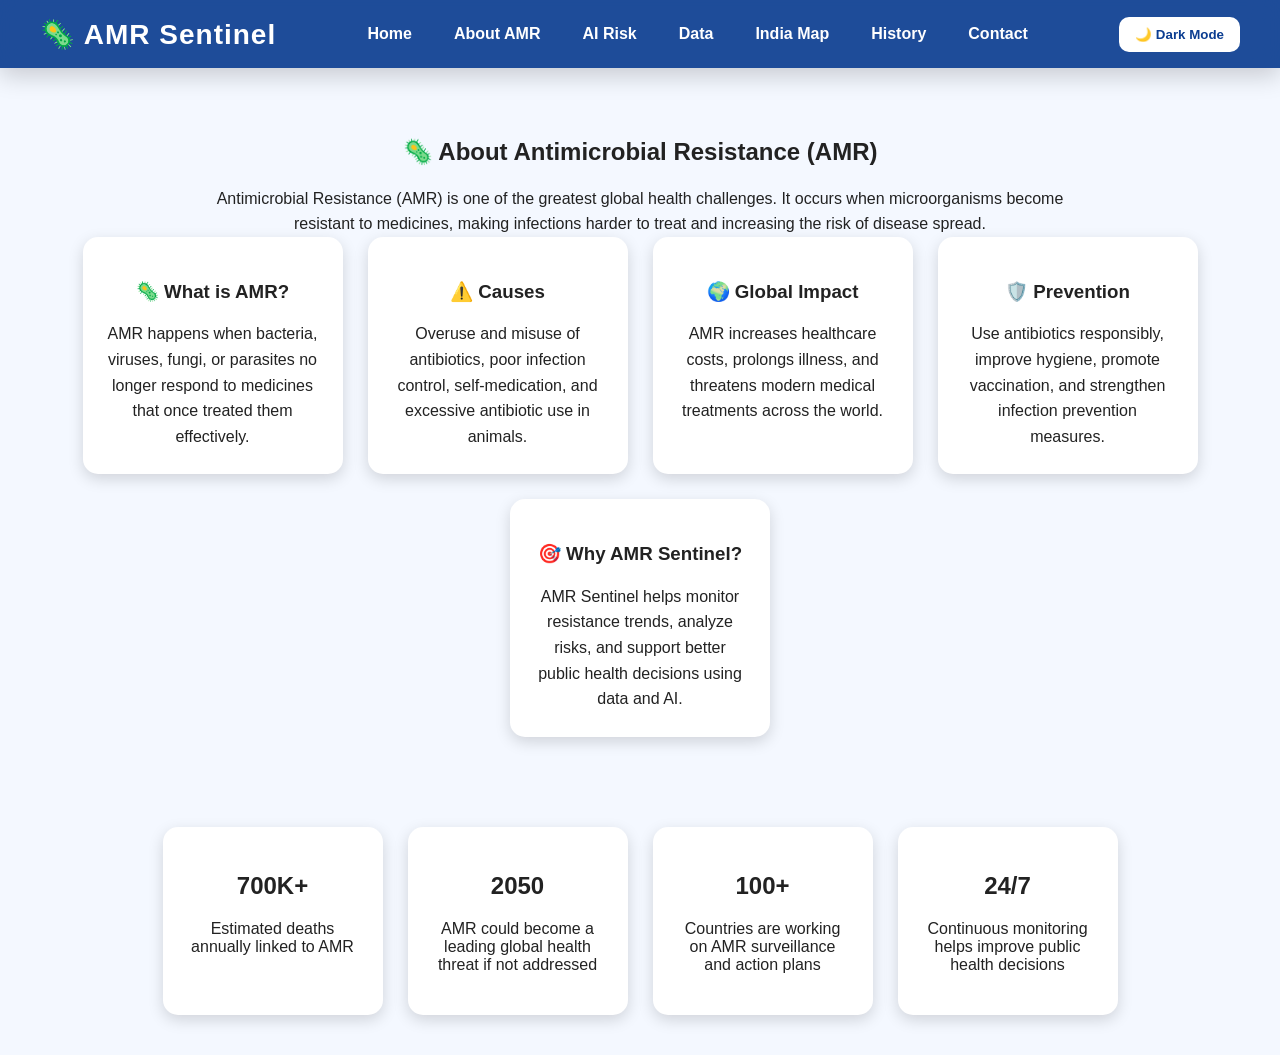
<file: about.html>
<!DOCTYPE html>
<html lang="en">

<head>

<meta charset="UTF-8">

<meta name="viewport" content="width=device-width, initial-scale=1.0">

<title>About | AMR Sentinel</title>

<link rel="stylesheet" href="style.css">

</head>

<body>

<!-- Navbar -->

<nav class="navbar">

<div class="logo">🦠 AMR Sentinel</div>

<div class="nav-links">

<a href="index.html">Home</a>

<a href="about.html">About AMR</a>

<a href="risk.html">AI Risk</a>

<a href="data.html">Data</a>

<a href="map.html">India Map</a>

<a href="history.html">History</a>

<a href="contact.html">Contact</a>

</div>

<button id="darkModeBtn">🌙 Dark Mode</button>

</nav>

<section class="about">

<h1>🦠 About Antimicrobial Resistance (AMR)</h1>

<p class="about-intro">
Antimicrobial Resistance (AMR) is one of the greatest global health challenges. It occurs when microorganisms become resistant to medicines, making infections harder to treat and increasing the risk of disease spread.
</p>

<div class="cards">

    <div class="card">
        <h3>🦠 What is AMR?</h3>
        <p>AMR happens when bacteria, viruses, fungi, or parasites no longer respond to medicines that once treated them effectively.</p>
    </div>

    <div class="card">
        <h3>⚠️ Causes</h3>
        <p>Overuse and misuse of antibiotics, poor infection control, self-medication, and excessive antibiotic use in animals.</p>
    </div>

    <div class="card">
        <h3>🌍 Global Impact</h3>
        <p>AMR increases healthcare costs, prolongs illness, and threatens modern medical treatments across the world.</p>
    </div>

    <div class="card">
        <h3>🛡️ Prevention</h3>
        <p>Use antibiotics responsibly, improve hygiene, promote vaccination, and strengthen infection prevention measures.</p>
    </div>

    <div class="card">
        <h3>🎯 Why AMR Sentinel?</h3>
        <p>AMR Sentinel helps monitor resistance trends, analyze risks, and support better public health decisions using data and AI.</p>
    </div>

</div>

</section>
</section>

<section class="stats">

    <div class="stat">
        <h2>700K+</h2>
        <p>Estimated deaths annually linked to AMR</p>
    </div>

    <div class="stat">
        <h2>2050</h2>
        <p>AMR could become a leading global health threat if not addressed</p>
    </div>

    <div class="stat">
        <h2>100+</h2>
        <p>Countries are working on AMR surveillance and action plans</p>
    </div>

    <div class="stat">
        <h2>24/7</h2>
        <p>Continuous monitoring helps improve public health decisions</p>
    </div>

</section>

<script src="script.js"></script>
<script src="script.js"></script>

</body>

</html>
</file>
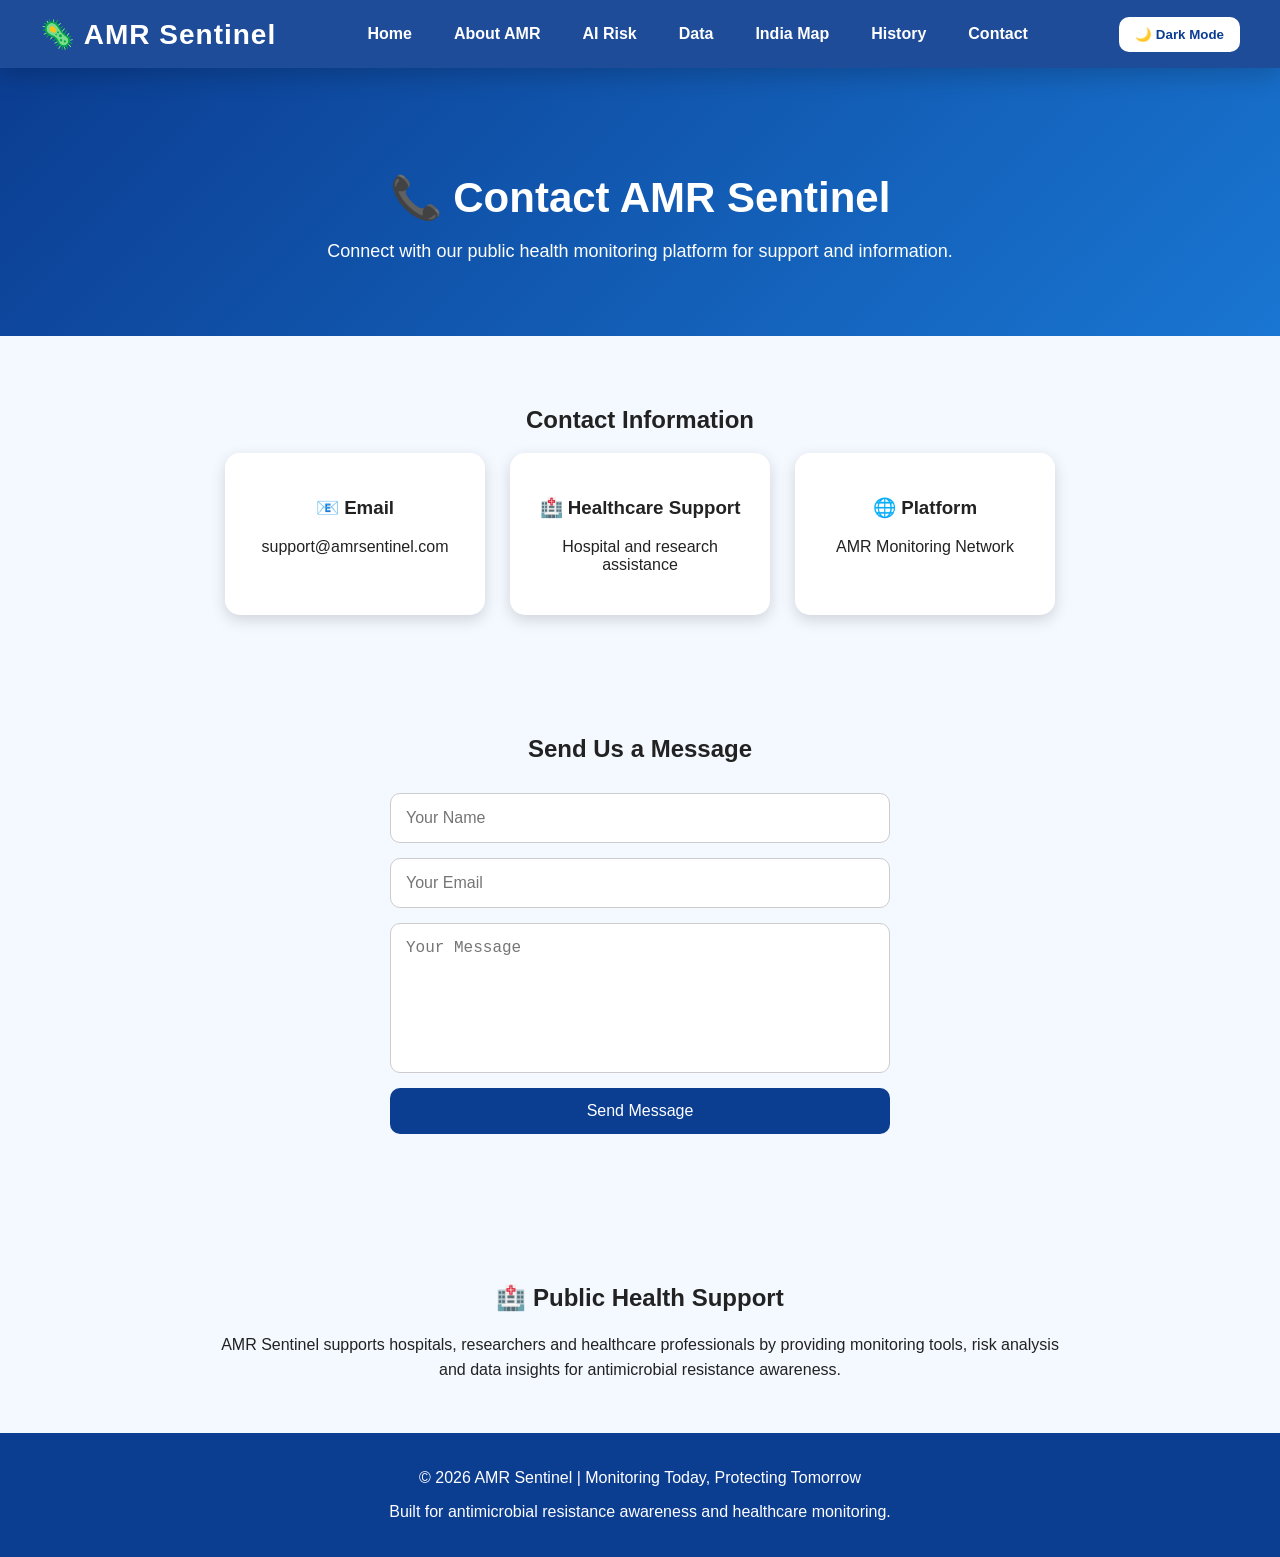
<file: contact.html>
<!DOCTYPE html>
<html lang="en">

<head>

<meta charset="UTF-8">

<meta name="viewport" content="width=device-width, initial-scale=1.0">

<title>Contact | AMR Sentinel</title>

<link rel="stylesheet" href="style.css">

</head>


<body>


<nav class="navbar">

    <div class="logo">
        🦠 AMR Sentinel
    </div>

    <div class="nav-links">
        <a href="index.html">Home</a>
        <a href="about.html">About AMR</a>
        <a href="risk.html">AI Risk</a>
        <a href="data.html">Data</a>
        <a href="map.html">India Map</a>
        <a href="history.html">History</a>
        <a href="contact.html">Contact</a>
    </div>

    <button id="darkModeBtn">
        🌙 Dark Mode
    </button>

</nav>



<section class="risk-header">

<h1>📞 Contact AMR Sentinel</h1>

<p>
Connect with our public health monitoring platform for support and information.
</p>

</section>



<section class="features">


<h2>Contact Information</h2>


<div class="cards">


<div class="card">

<h3>📧 Email</h3>

<p>
support@amrsentinel.com
</p>

</div>



<div class="card">

<h3>🏥 Healthcare Support</h3>

<p>
Hospital and research assistance
</p>

</div>



<div class="card">

<h3>🌐 Platform</h3>

<p>
AMR Monitoring Network
</p>

</div>


</div>


</section>



<section class="about">


<h2>Send Us a Message</h2>


<form class="contact-form" id="contactForm">


<input type="text" placeholder="Your Name">


<input type="email" placeholder="Your Email">


<textarea placeholder="Your Message"></textarea>


<button type="submit">
Send Message
</button>


</form>


</section>

<section class="about">

<h2>🏥 Public Health Support</h2>

<p>
AMR Sentinel supports hospitals, researchers and healthcare professionals
by providing monitoring tools, risk analysis and data insights for
antimicrobial resistance awareness.
</p>

</section>
<footer>

<p>
© 2026 AMR Sentinel | Monitoring Today, Protecting Tomorrow
</p>

<p>
Built for antimicrobial resistance awareness and healthcare monitoring.
</p>

</footer>
<script src="script.js"></script>


</body>

</html>
</file>
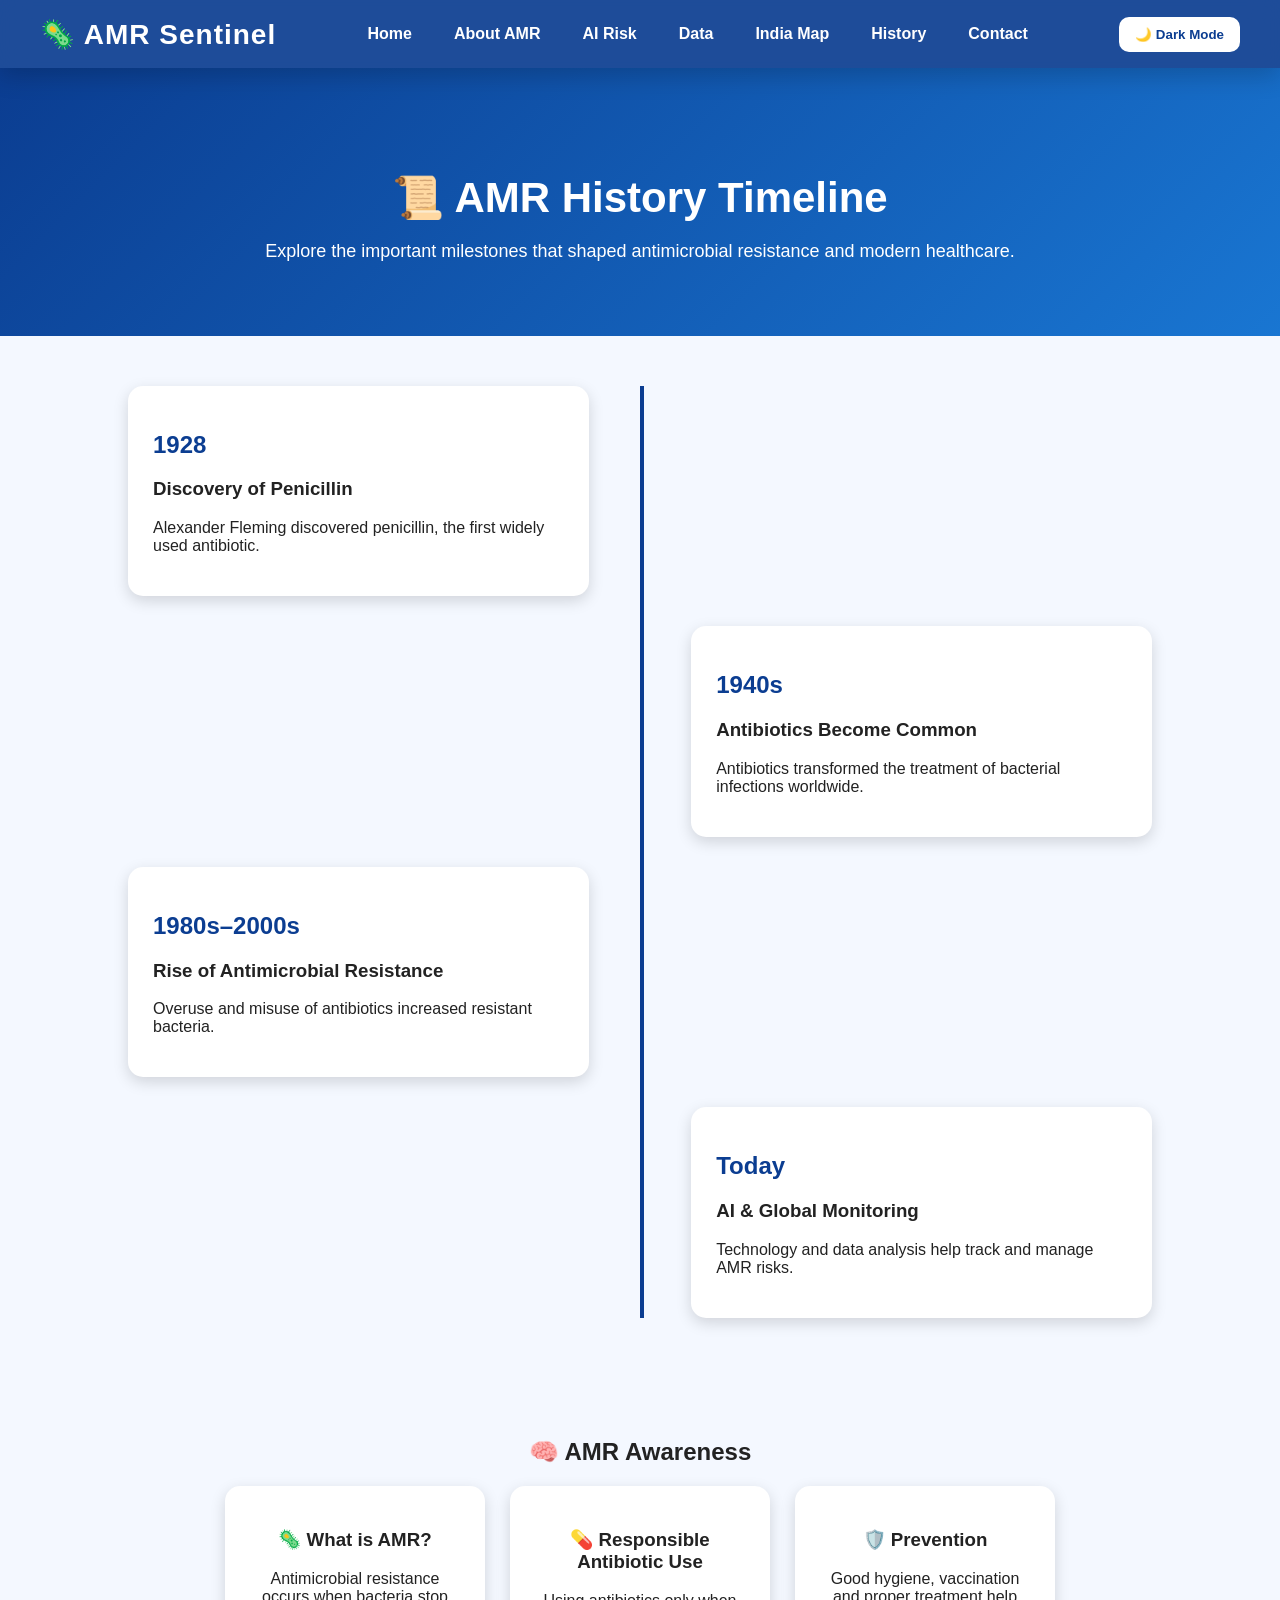
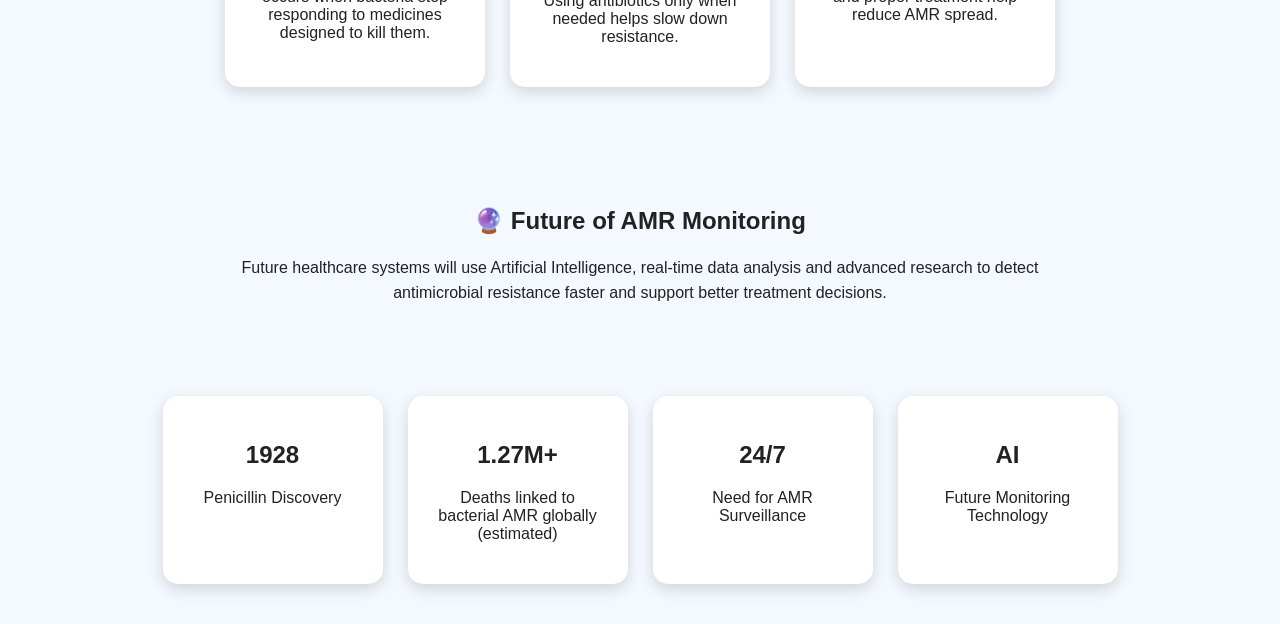
<file: history.html>
<!DOCTYPE html>
<html lang="en">

<head>

<meta charset="UTF-8">

<meta name="viewport" content="width=device-width, initial-scale=1.0">

<title>AMR History | AMR Sentinel</title>

<link rel="stylesheet" href="style.css">

</head>


<body>


<nav class="navbar">

    <div class="logo">
        🦠 AMR Sentinel
    </div>

    <div class="nav-links">
        <a href="index.html">Home</a>
        <a href="about.html">About AMR</a>
        <a href="risk.html">AI Risk</a>
        <a href="data.html">Data</a>
        <a href="map.html">India Map</a>
        <a href="history.html">History</a>
        <a href="contact.html">Contact</a>
    </div>

    <button id="darkModeBtn">
        🌙 Dark Mode
    </button>

</nav>



<section class="risk-header">

<h1>📜 AMR History Timeline</h1>

<p>
Explore the important milestones that shaped antimicrobial resistance and modern healthcare.
</p>

</section>



<section class="timeline">


<div class="timeline-item">

<h2>1928</h2>

<h3>Discovery of Penicillin</h3>

<p>
Alexander Fleming discovered penicillin, the first widely used antibiotic.
</p>

</div>



<div class="timeline-item">

<h2>1940s</h2>

<h3>Antibiotics Become Common</h3>

<p>
Antibiotics transformed the treatment of bacterial infections worldwide.
</p>

</div>



<div class="timeline-item">

<h2>1980s–2000s</h2>

<h3>Rise of Antimicrobial Resistance</h3>

<p>
Overuse and misuse of antibiotics increased resistant bacteria.
</p>

</div>



<div class="timeline-item">

<h2>Today</h2>

<h3>AI & Global Monitoring</h3>

<p>
Technology and data analysis help track and manage AMR risks.
</p>

</div>


</section>

<section class="features">

<h2>🧠 AMR Awareness</h2>


<div class="cards">


<div class="card">

<h3>🦠 What is AMR?</h3>

<p>
Antimicrobial resistance occurs when bacteria stop responding to medicines designed to kill them.
</p>

</div>



<div class="card">

<h3>💊 Responsible Antibiotic Use</h3>

<p>
Using antibiotics only when needed helps slow down resistance.
</p>

</div>



<div class="card">

<h3>🛡️ Prevention</h3>

<p>
Good hygiene, vaccination and proper treatment help reduce AMR spread.
</p>

</div>


</div>

</section>
<section class="about">

<h2>🔮 Future of AMR Monitoring</h2>

<p>
Future healthcare systems will use Artificial Intelligence,
real-time data analysis and advanced research to detect
antimicrobial resistance faster and support better treatment decisions.
</p>

</section>
<section class="stats">

<div class="stat">

<h2>1928</h2>

<p>Penicillin Discovery</p>

</div>


<div class="stat">

<h2>1.27M+</h2>

<p>Deaths linked to bacterial AMR globally (estimated)</p>

</div>


<div class="stat">

<h2>24/7</h2>

<p>Need for AMR Surveillance</p>

</div>


<div class="stat">

<h2>AI</h2>

<p>Future Monitoring Technology</p>

</div>


</section>
<script src="script.js"></script>


</body>

</html>
</file>
<file: style.css>
/* =================================
   AMR SENTINEL COMPLETE STYLE
   PART 1/2
================================= */


/* General */

* {
    box-sizing: border-box;
}

body {
    margin: 0;
    font-family: Arial, sans-serif;
    background: #f4f8ff;
    color: #222;
    transition: 0.3s;
}


/* ===========================
        PREMIUM NAVBAR
=========================== */

.navbar{
    position: sticky;
    top: 0;
    z-index: 1000;

    display: flex;
    justify-content: space-between;
    align-items: center;

    padding: 15px 40px;

    background: rgba(11,61,145,0.92);
    backdrop-filter: blur(14px);
    -webkit-backdrop-filter: blur(14px);

    box-shadow: 0 8px 25px rgba(0,0,0,.18);

    transition: all .3s ease;
}

.logo{
    font-size:28px;
    font-weight:bold;
    letter-spacing:1px;
    color:white;
    cursor:pointer;
    transition:.3s;
}

.logo:hover{
    transform:scale(1.05);
    text-shadow:0 0 12px #4fc3f7;
}

.nav-links{
    display:flex;
    align-items:center;
    gap:10px;
}

.nav-links a{
    position:relative;
    color:white;
    text-decoration:none;
    font-weight:600;
    padding:10px 16px;
    border-radius:8px;
    transition:.3s;
}

.nav-links a:hover{
    color:#4fc3f7;
}

.nav-links a::after{
    content:"";
    position:absolute;
    left:50%;
    bottom:4px;
    transform:translateX(-50%);
    width:0%;
    height:3px;
    background:#4fc3f7;
    border-radius:10px;
    transition:.3s;
}

.nav-links a:hover::after{
    width:80%;
}

#darkModeBtn{
    background:#ffffff;
    color:#0b3d91;
    border:none;
    padding:10px 16px;
    border-radius:10px;
    cursor:pointer;
    font-weight:bold;
    transition:.3s;
}

#darkModeBtn:hover{
    background:#4fc3f7;
    color:white;
    transform:scale(1.05);
}

/* Mobile */

@media(max-width:900px){

    .navbar{
        flex-direction:column;
        gap:15px;
        padding:20px;
    }

    .nav-links{
        flex-wrap:wrap;
        justify-content:center;
    }

}


/* Hero */

.hero {
    text-align: center;
    padding: 80px 20px;
    background: linear-gradient(135deg,#0b3d91,#1976d2);
    color: white;
}


.hero{
    background: linear-gradient(135deg,#0b3d91,#1565c0,#42a5f5);
    color:white;
    text-align:center;
    padding:120px 20px 80px;
}

.hero-content{
    max-width:900px;
    margin:auto;
    background:rgba(255,255,255,0.12);
    backdrop-filter:blur(12px);
    border-radius:20px;
    padding:40px 30px;
    border:1px solid rgba(255,255,255,0.2);
}

.hero h1{
    font-size:52px;
    margin-bottom:20px;
    line-height:1.2;
}

.hero p{
    font-size:20px;
    line-height:1.8;
    max-width:750px;
    margin:0 auto 30px;
}

.hero-buttons{
    display:flex;
    justify-content:center;
    gap:15px;
    flex-wrap:wrap;
    margin-bottom:35px;
}

.secondary-btn{
    background:white;
    color:#0b3d91;
    padding:12px 25px;
    border-radius:8px;
    text-decoration:none;
    font-weight:bold;
}

.hero-stats{
    display:grid;
    grid-template-columns:repeat(auto-fit,minmax(140px,1fr));
    gap:20px;
    margin-top:30px;
}

.hero-stats div{
    background:rgba(255,255,255,0.15);
    border-radius:15px;
    padding:20px;
}

.hero-stats h2{
    margin:0;
    font-size:30px;
}

.hero-stats p{
    margin-top:8px;
    font-size:15px;
}


button,
#exploreBtn {
    background: #0b3d91;
    color: white;
    border: none;
    padding: 12px 25px;
    border-radius: 8px;
    cursor: pointer;
}



/* Features */

.features {
    padding: 50px 30px;
    text-align: center;
}


.cards {
    display: flex;
    justify-content: center;
    flex-wrap: wrap;
    gap: 25px;
}


.card {
    background: white;
    width: 260px;
    padding: 25px;
    border-radius: 15px;
    box-shadow: 0 5px 15px rgba(0,0,0,0.15);
}



/* Statistics */

.stats {
    display: flex;
    justify-content: center;
    flex-wrap: wrap;
    gap: 25px;
    padding: 40px;
}


.stat {
    background: white;
    width: 220px;
    text-align: center;
    padding: 25px;
    border-radius: 15px;
    box-shadow: 0 5px 15px rgba(0,0,0,0.15);
}



/* Dashboard */

.dashboard {
    padding: 40px;
}


.dashboard h2 {
    text-align: center;
}


.dashboard-top {
    display: flex;
    justify-content: space-between;
    margin: 20px;
}


.status-box,
.last-update {
    background: white;
    padding: 15px 25px;
    border-radius: 10px;
    box-shadow: 0 3px 10px rgba(0,0,0,0.1);
}


.dashboard-cards {
    display: flex;
    flex-wrap: wrap;
    justify-content: center;
    gap: 25px;
}


.dash-card {
    background: white;
    width: 250px;
    padding: 25px;
    text-align: center;
    border-radius: 15px;
    box-shadow: 0 5px 15px rgba(0,0,0,0.15);
}


.dash-card h1 {
    font-size: 40px;
}



/* Chart */

.chart-container {
    width: 85%;
    margin: 30px auto;
    background: white;
    padding: 25px;
    border-radius: 15px;
}



/* Tables */

.table-container {
    width: 85%;
    margin: auto;
    overflow-x: auto;
}


table {
    width: 100%;
    border-collapse: collapse;
    background: white;
}


th {
    background: #0b3d91;
    color: white;
}


th, td {
    padding: 12px;
    text-align: center;
    border-bottom: 1px solid #ddd;
}
/* =================================
   AMR SENTINEL COMPLETE STYLE
   PART 2/2
================================= */


/* AI Risk Section */

.ai-panel {
    display: flex;
    justify-content: center;
    flex-wrap: wrap;
    gap: 25px;
    margin: 30px;
}


.ai-risk {
    background: white;
    width: 400px;
    padding: 30px;
    border-radius: 15px;
    box-shadow: 0 5px 15px rgba(0,0,0,0.15);
    text-align: center;
}


.ai-risk input,
.ai-risk select {
    width: 80%;
    padding: 10px;
    margin: 10px;
    border-radius: 6px;
    border: 1px solid #ccc;
}



.risk-meter {
    width: 90%;
    height: 20px;
    background: #ddd;
    border-radius: 20px;
    margin: 25px auto;
    overflow: hidden;
}


#risk-fill {
    height: 100%;
    width: 0%;
    background: red;
    transition: 1s;
}



/* Risk Cards */

.risk-card {
    width: 220px;
    padding: 25px;
    border-radius: 15px;
    text-align: center;
    color: white;
}


.risk-card.high {
    background: #d32f2f;
}


.risk-card.medium {
    background: #f9a825;
}


.risk-card.low {
    background: #388e3c;
}



/* History */

.history {
    width: 85%;
    margin: 40px auto;
}


.history h2 {
    text-align: center;
}



/* Search */

.search-box {
    text-align: center;
    margin: 20px;
}


.search-box input {
    padding: 12px;
    width: 300px;
    border-radius: 8px;
    border: 1px solid #aaa;
}



/* Alert Center */

.alert-box {
    width: 80%;
    margin: 15px auto;
    padding: 15px;
    background: #fff3cd;
    border-left: 6px solid #ff9800;
    border-radius: 8px;
}



/* About */

.about {
    padding: 50px;
    text-align: center;
}


.about p {
    max-width: 850px;
    margin: auto;
    line-height: 1.6;
}



/* Footer */

footer {
    background: #0b3d91;
    color: white;
    text-align: center;
    padding: 20px;
}





/* Dark Mode */

.dark {
    background: #121212;
    color: white;
}


.dark .card,
.dark .stat,
.dark .dash-card,
.dark .status-box,
.dark .last-update,
.dark .chart-container,
.dark .ai-risk,
.dark .history,
.dark table {
    background: #1e1e1e;
    color: white;
}


.dark th {
    background: #333;
}



/* Mobile */

@media(max-width:700px) {


.navbar,
nav {
    flex-direction: column;
}


.nav-links,
nav ul {
    flex-direction: column;
    align-items: center;
}


.hero h1 {
    font-size: 30px;
}


.dashboard-top {
    flex-direction: column;
    gap: 15px;
}


.ai-risk {
    width: 90%;
}


}
/* India Risk Map */

.india-map{
    display:flex;
    flex-wrap:wrap;
    justify-content:center;
    gap:15px;
    margin:30px;
}

.state{
    padding:15px 20px;
    border-radius:10px;
    color:white;
    font-weight:bold;
    cursor:pointer;
    transition:0.3s;
}

.state:hover{
    transform:scale(1.08);
}

.state.high{
    background:#d32f2f;
}

.state.medium{
    background:#f9a825;
}

.state.low{
    background:#43a047;
}
.risk-header{
    text-align:center;
    padding:70px 25px;
    background:linear-gradient(135deg,#0b3d91,#1976d2,#42a5f5);
    color:white;
}

.risk-header h1{
    font-size:45px;
    margin-bottom:20px;
}

.risk-header p{
    max-width:800px;
    margin:auto;
    font-size:18px;
    line-height:1.7;
}


.risk-features{
    display:flex;
    justify-content:center;
    flex-wrap:wrap;
    gap:25px;
    margin-top:40px;
}


.risk-features div{
    width:260px;
    padding:25px;
    background:rgba(255,255,255,0.15);
    backdrop-filter:blur(10px);
    border-radius:15px;
    border:1px solid rgba(255,255,255,0.25);
    transition:.3s;
}


.risk-features div:hover{
    transform:translateY(-8px);
}


.risk-features h3{
    margin-bottom:10px;
}
.section-title{
    text-align:center;
    font-size:35px;
    margin:40px 0 20px;
}


.dashboard-panel{
    background:white;
    border-radius:20px;
    padding:35px;
    box-shadow:0 10px 30px rgba(0,0,0,0.15);
}


.analyze-btn{
    background:linear-gradient(135deg,#0b3d91,#1976d2);
    color:white;
    border:none;
    padding:14px 35px;
    border-radius:10px;
    font-size:16px;
    cursor:pointer;
    transition:.3s;
}


.analyze-btn:hover{
    transform:translateY(-3px);
    box-shadow:0 8px 20px rgba(0,0,0,0.2);
}


.ai-risk input,
.ai-risk select{
    font-size:16px;
}


.risk-badge{
    margin:20px auto;
    padding:12px 25px;
    border-radius:20px;
    color:white;
    width:max-content;
    font-weight:bold;
}
.history{
    background:white;
    padding:30px;
    border-radius:20px;
    box-shadow:0 10px 30px rgba(0,0,0,0.12);
}


.history table{
    margin-top:20px;
}


.history th{
    padding:15px;
}


.history td{
    padding:12px;
}


#downloadReportBtn{

    background:linear-gradient(135deg,#1565c0,#42a5f5);

    color:white;

    border:none;

    padding:14px 25px;

    border-radius:10px;

    cursor:pointer;

    font-weight:bold;

    transition:.3s;

}


#downloadReportBtn:hover{

    transform:translateY(-3px);

    box-shadow:0 8px 20px rgba(0,0,0,0.2);

}
.risk-summary{
    display:flex;
    justify-content:center;
    flex-wrap:wrap;
    gap:25px;
    margin:30px;
}


.summary-card{
    width:230px;
    background:white;
    padding:25px;
    text-align:center;
    border-radius:18px;
    box-shadow:0 8px 25px rgba(0,0,0,0.12);
    transition:.3s;
}


.summary-card:hover{
    transform:translateY(-6px);
}


.summary-card h2{
    font-size:35px;
    color:#0b3d91;
}
.risk-level-dashboard{
    margin:40px auto;
    text-align:center;
}


.level-cards{
    display:flex;
    justify-content:center;
    flex-wrap:wrap;
    gap:25px;
}


.level{
    width:230px;
    padding:25px;
    border-radius:18px;
    color:white;
    transition:.3s;
}


.level:hover{
    transform:translateY(-6px);
}


.level.high{
    background:#d32f2f;
}


.level.medium{
    background:#f9a825;
}


.level.low{
    background:#388e3c;
}.insights{
    padding:40px;
    text-align:center;
}
.india-map{
    display:flex;
    flex-wrap:wrap;
    justify-content:center;
    gap:20px;
    margin:40px;
}


.state{
    padding:20px 30px;
    border-radius:15px;
    color:white;
    font-weight:bold;
    cursor:pointer;
    transition:0.3s;
}


.state:hover{
    transform:scale(1.08);
}


.state.high{
    background:#d32f2f;
}


.state.medium{
    background:#f9a825;
}


.state.low{
    background:#388e3c;
}
.map-legend{

    width:300px;
    margin:30px auto;
    padding:20px;
    background:white;
    border-radius:15px;
    box-shadow:0 5px 15px rgba(0,0,0,0.15);
    text-align:center;

}


.map-legend div{

    display:flex;
    align-items:center;
    gap:10px;
    margin:15px;

}


.legend{

    width:20px;
    height:20px;
    border-radius:50%;

}


.legend.high{

    background:#d32f2f;

}


.legend.medium{

    background:#f9a825;

}


.legend.low{

    background:#388e3c;

}
.alerts{

    padding:40px;
    text-align:center;

}


.alert-box{

    width:80%;
    margin:15px auto;
    padding:18px;
    background:#fff3cd;
    border-left:6px solid #ff9800;
    border-radius:10px;
    text-align:left;

}
.map-popup{

display:none;

position:fixed;

top:0;
left:0;

width:100%;
height:100%;

background:rgba(0,0,0,0.5);

justify-content:center;
align-items:center;

z-index:1000;

}


.popup-content{

background:white;

width:350px;

padding:30px;

border-radius:20px;

text-align:center;

box-shadow:0 10px 30px rgba(0,0,0,0.3);

}


#closePopup{

float:right;

cursor:pointer;

font-size:20px;

}
@media(max-width:700px){

.india-map{

    flex-direction:column;
    align-items:center;

}


.state{

    width:80%;
    text-align:center;

}


.map-popup .popup-content{

    width:85%;

}


.map-legend{

    width:85%;

}


.alert-box{

    width:90%;

}

}
.timeline{

    width:80%;
    margin:50px auto;
    position:relative;

}


.timeline::before{

    content:"";

    position:absolute;

    left:50%;

    top:0;

    height:100%;

    width:4px;

    background:#0b3d91;

}


.timeline-item{

    background:white;

    width:45%;

    padding:25px;

    margin:30px 0;

    border-radius:15px;

    box-shadow:0 5px 15px rgba(0,0,0,0.15);

    position:relative;

}


.timeline-item:nth-child(even){

    margin-left:55%;

}


.timeline-item h2{

    color:#0b3d91;

}



@media(max-width:700px){

.timeline{

    width:90%;

}


.timeline::before{

    left:10px;

}


.timeline-item{

    width:85%;

    margin-left:40px !important;

}

}
.contact-form{

    max-width:500px;
    margin:30px auto;
    display:flex;
    flex-direction:column;
    gap:15px;

}


.contact-form input,
.contact-form textarea{

    padding:15px;
    border-radius:10px;
    border:1px solid #ccc;
    font-size:16px;

}


.contact-form textarea{

    height:150px;
    resize:none;

}


.contact-form button{

    background:#0b3d91;
    color:white;
    padding:14px;
    border:none;
    border-radius:10px;
    cursor:pointer;
    font-size:16px;

}


.contact-form button:hover{

    transform:translateY(-3px);

}
.risk-header{

    text-align:center;
    padding:70px 20px;
    background:linear-gradient(135deg,#0b3d91,#1976d2);
    color:white;

}


.risk-header h1{

    font-size:42px;
    margin-bottom:15px;

}


.risk-header p{

    max-width:800px;
    margin:auto;
    font-size:18px;
    line-height:1.6;

}


@media(max-width:700px){

.risk-header h1{

    font-size:30px;

}

}
@media(max-width:700px){

body{
    overflow-x:hidden;
}


.cards,
.stats,
.dashboard-cards,
.risk-summary,
.level-cards{

    flex-direction:column;
    align-items:center;

}


.card,
.stat,
.dash-card,
.summary-card,
.level{

    width:90%;

}


.table-container{

    width:95%;

}


.chart-container{

    width:95%;

}


.nav-links{

    gap:15px;

}


button{

    margin:5px;

}

}
.map-wrapper{
    display:flex;
    flex-wrap:wrap;
    justify-content:center;
    align-items:center;
    gap:40px;
    margin:40px auto;
}

.india-svg{
    width:500px;
    max-width:100%;
    border-radius:15px;
    box-shadow:0 10px 25px rgba(0,0,0,.2);
}

#stateInfo{
    width:300px;
    background:white;
    padding:20px;
    border-radius:15px;
    box-shadow:0 8px 20px rgba(0,0,0,.15);
}

.dark #stateInfo{
    background:#1e1e1e;
    color:white;
}
</file>
